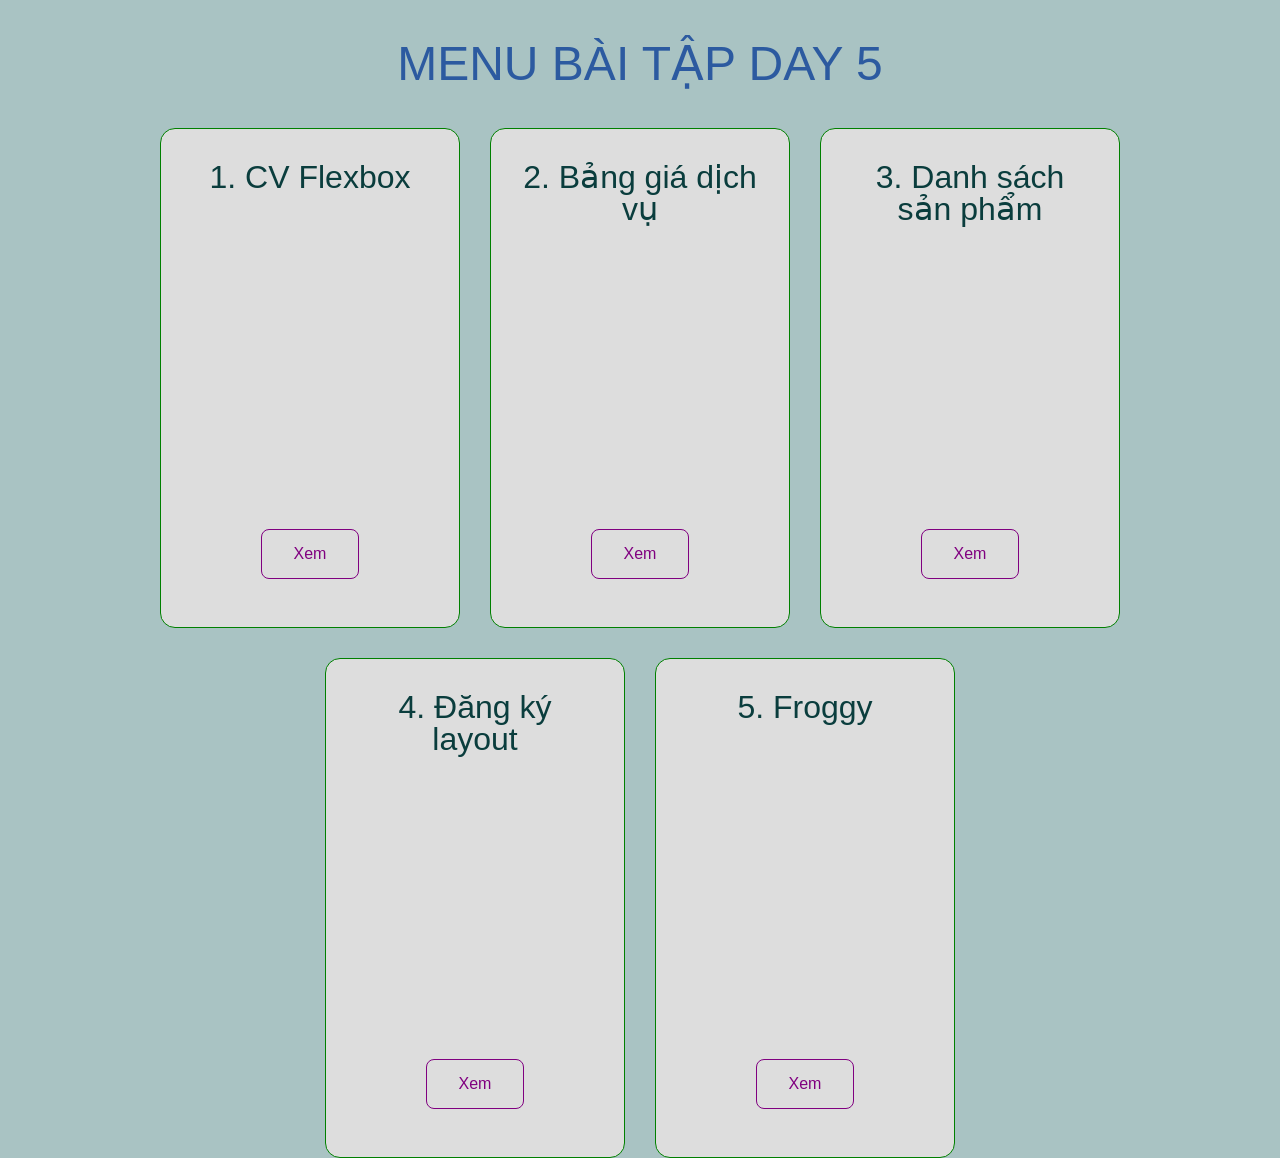
<file: index.html>
<!doctype html>
<html lang="vi">
  <head>
    <meta charset="UTF-8" />
    <meta name="viewport" content="width=device-width, initial-scale=1.0" />
    <title>Menu bài tập</title>

    <link rel="stylesheet" href="css/reset.css" />
    <link rel="stylesheet" href="css/style.css" />
  </head>

  <body class="body-index">
    <h1>MENU BÀI TẬP DAY 5</h1>

    <div class="container">
      <div class="card-index">
        <h2>1. CV Flexbox</h2>
        <a href="./cv-flex.html" class="btn">Xem</a>
      </div>

      <div class="card-index">
        <h2>2. Bảng giá dịch vụ</h2>
        <a href="./pricing-flex.html" class="btn">Xem</a>
      </div>

      <div class="card-index">
        <h2>3. Danh sách sản phẩm</h2>
        <a href="./product-list.html" class="btn">Xem</a>
      </div>

      <div class="card-index">
        <h2>4. Đăng ký layout</h2>
        <a href="./register-layout.html" class="btn">Xem</a>
      </div>

      <div class="card-index">
        <h2>5. Froggy</h2>
        <a href="./froggy.html" class="btn">Xem</a>
      </div>
    </div>
  </body>
</html>
</file>
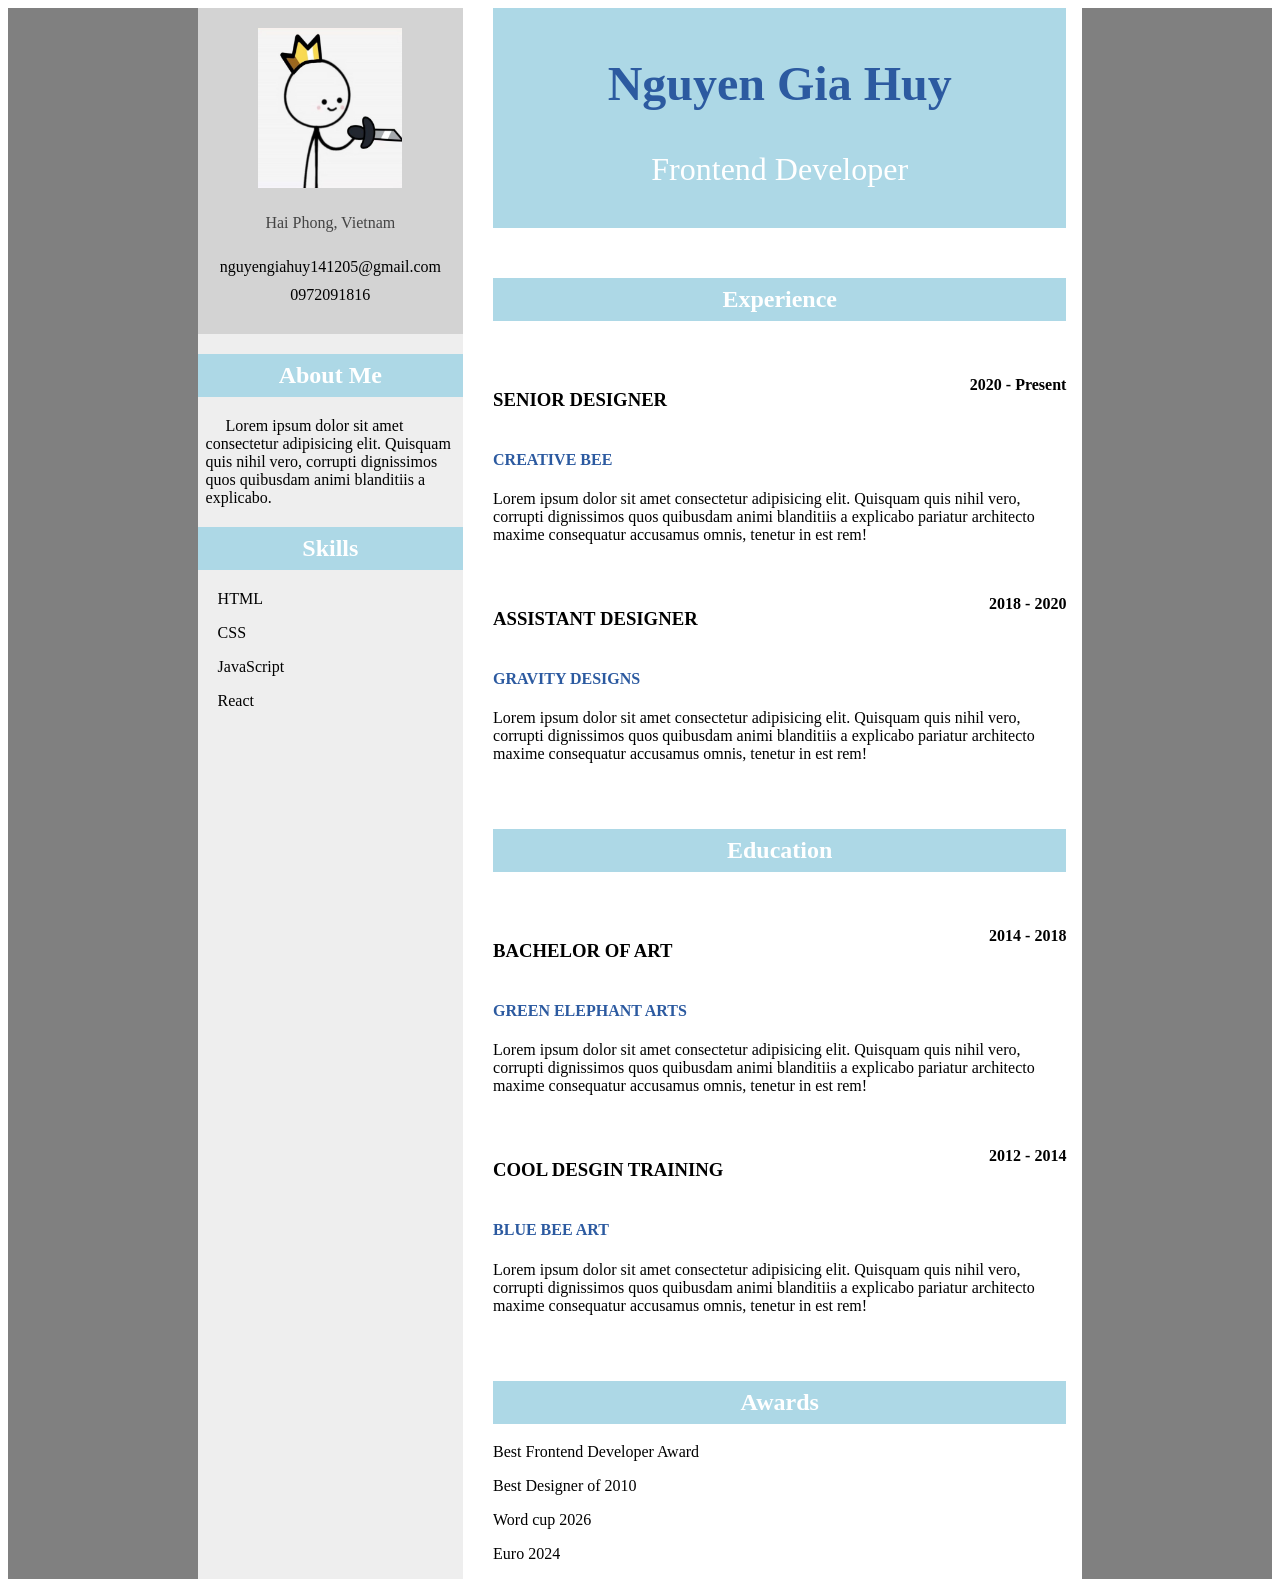
<file: cv-flex.html>
<!doctype html>
<html lang="en">
  <head>
    <meta charset="UTF-8" />
    <meta name="viewport" content="width=device-width, initial-scale=1.0" />
    <title>CV</title>
    <link rel="stylesheet" href="css/style.css" />
  </head>
  <body>
    <div class="cv-body">
      <div class="cv-container">
        <div class="cv-side-bar">
          <div class="cv-infor">
            <img src="img/avatar3.jpg" alt="Ảnh đại diện" />

            <p>Hai Phong, Vietnam</p>
            <a href="mailto:nguyengiahuy141205@gmail.com"
              >nguyengiahuy141205@gmail.com</a
            >
            <a href="tel:0972091816">0972091816</a>
          </div>

          <div class="cv-about-me">
            <h2 class="bg">About Me</h2>
            <p>
              Lorem ipsum dolor sit amet consectetur adipisicing elit. Quisquam
              quis nihil vero, corrupti dignissimos quos quibusdam animi
              blanditiis a explicabo.
            </p>
          </div>

          <div class="cv-skills">
            <h2 class="bg">Skills</h2>
            <p>HTML</p>
            <p>CSS</p>
            <p>JavaScript</p>
            <p>React</p>
          </div>
        </div>
        <div class="cv-content">
          <div class="cv-header">
            <h1>Nguyen Gia Huy</h1>
            <p>Frontend Developer</p>
          </div>

          <div class="cv-experience">
            <h2 class="bg">Experience</h2>

            <div class="time">
              <h3>SENIOR DESIGNER</h3>
              <span>2020 - Present</span>
            </div>
            <h4>CREATIVE BEE</h4>
            <p>
              Lorem ipsum dolor sit amet consectetur adipisicing elit. Quisquam
              quis nihil vero, corrupti dignissimos quos quibusdam animi
              blanditiis a explicabo pariatur architecto maxime consequatur
              accusamus omnis, tenetur in est rem!
            </p>

            <div class="time">
              <h3>ASSISTANT DESIGNER</h3>
              <span>2018 - 2020</span>
            </div>
            <h4>GRAVITY DESIGNS</h4>
            <p>
              Lorem ipsum dolor sit amet consectetur adipisicing elit. Quisquam
              quis nihil vero, corrupti dignissimos quos quibusdam animi
              blanditiis a explicabo pariatur architecto maxime consequatur
              accusamus omnis, tenetur in est rem!
            </p>
          </div>

          <div class="cv-education">
            <h2 class="bg">Education</h2>
            <div class="time">
              <h3>BACHELOR OF ART</h3>
              <span>2014 - 2018</span>
            </div>
            <h4>GREEN ELEPHANT ARTS</h4>
            <p>
              Lorem ipsum dolor sit amet consectetur adipisicing elit. Quisquam
              quis nihil vero, corrupti dignissimos quos quibusdam animi
              blanditiis a explicabo pariatur architecto maxime consequatur
              accusamus omnis, tenetur in est rem!
            </p>

            <div class="time">
              <h3>COOL DESGIN TRAINING</h3>
              <span>2012 - 2014</span>
            </div>
            <h4>BLUE BEE ART</h4>
            <p>
              Lorem ipsum dolor sit amet consectetur adipisicing elit. Quisquam
              quis nihil vero, corrupti dignissimos quos quibusdam animi
              blanditiis a explicabo pariatur architecto maxime consequatur
              accusamus omnis, tenetur in est rem!
            </p>
          </div>

          <div class="cv-awards">
            <h2 class="bg">Awards</h2>
            <p>Best Frontend Developer Award</p>
            <p>Best Designer of 2010</p>
            <p>Word cup 2026</p>
            <p>Euro 2024</p>
          </div>
        </div>
      </div>
    </div>
  </body>
</html>
</file>
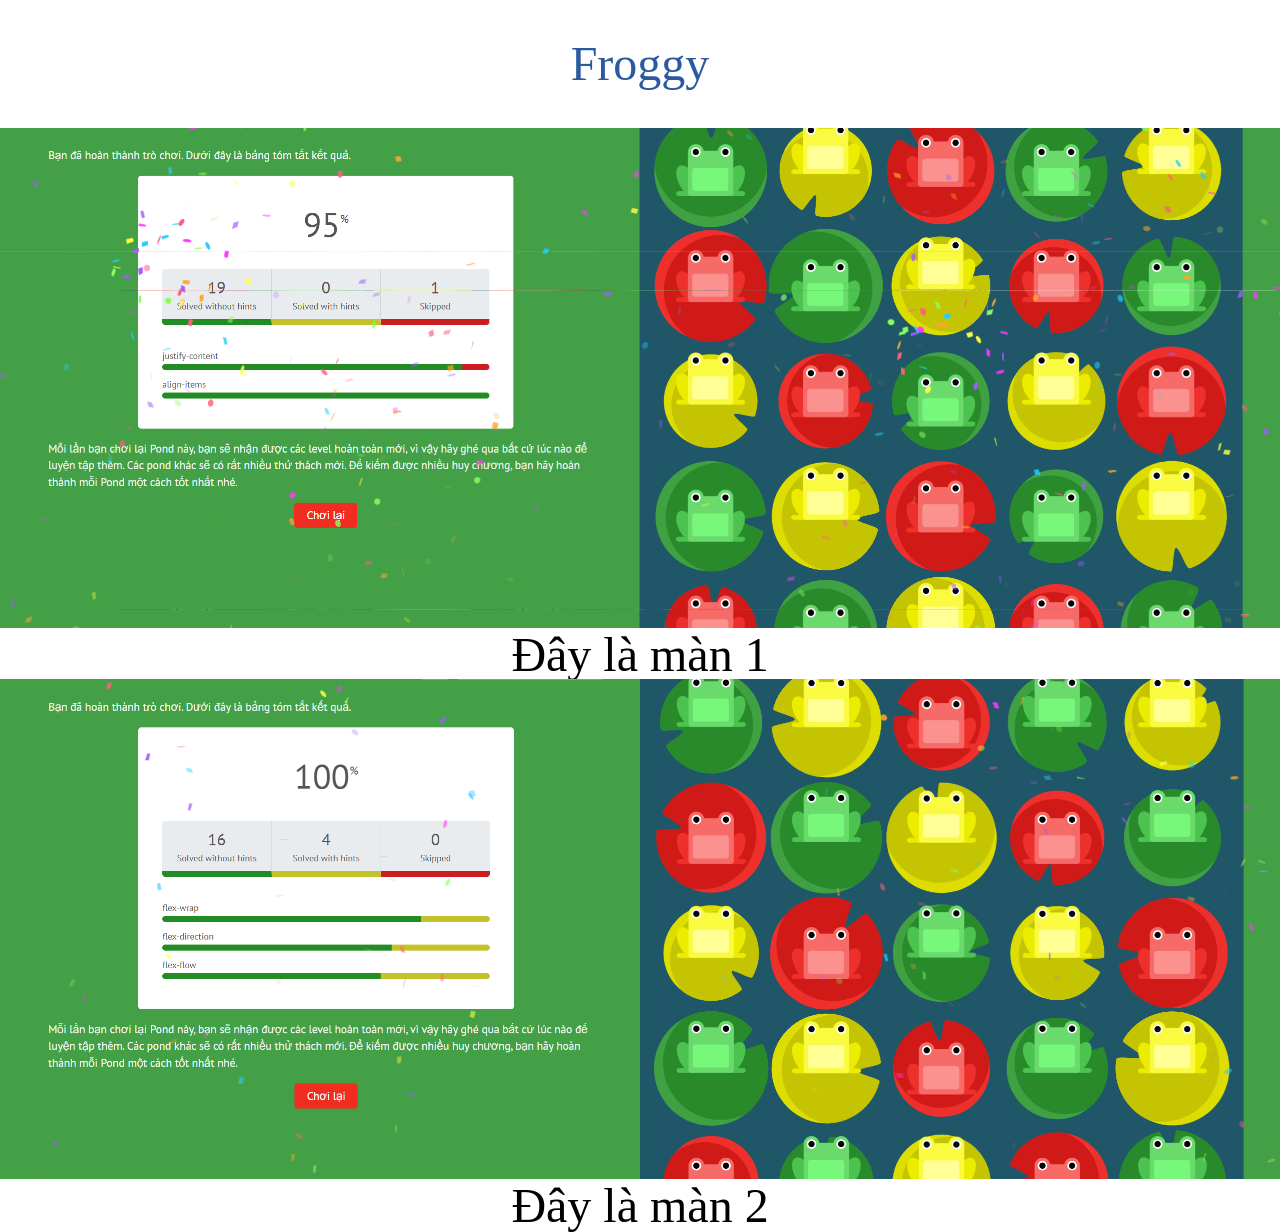
<file: froggy.html>
<!doctype html>
<html lang="en">
  <head>
    <meta charset="UTF-8" />
    <meta name="viewport" content="width=device-width, initial-scale=1.0" />
    <title>Froggy</title>
    <link rel="stylesheet" href="css/reset.css" />
    <link rel="stylesheet" href="css/style.css" />
  </head>
  <body>
    <h1>Froggy</h1>
    <img src="img/froggy1.ext" alt="" class="froggy-img" />
    <p class="froggy">Đây là màn 1</p>

    <img src="img/frogyy2.ext" alt="" class="froggy-img" />
    <p class="froggy">Đây là màn 2</p>
  </body>
</html>
</file>
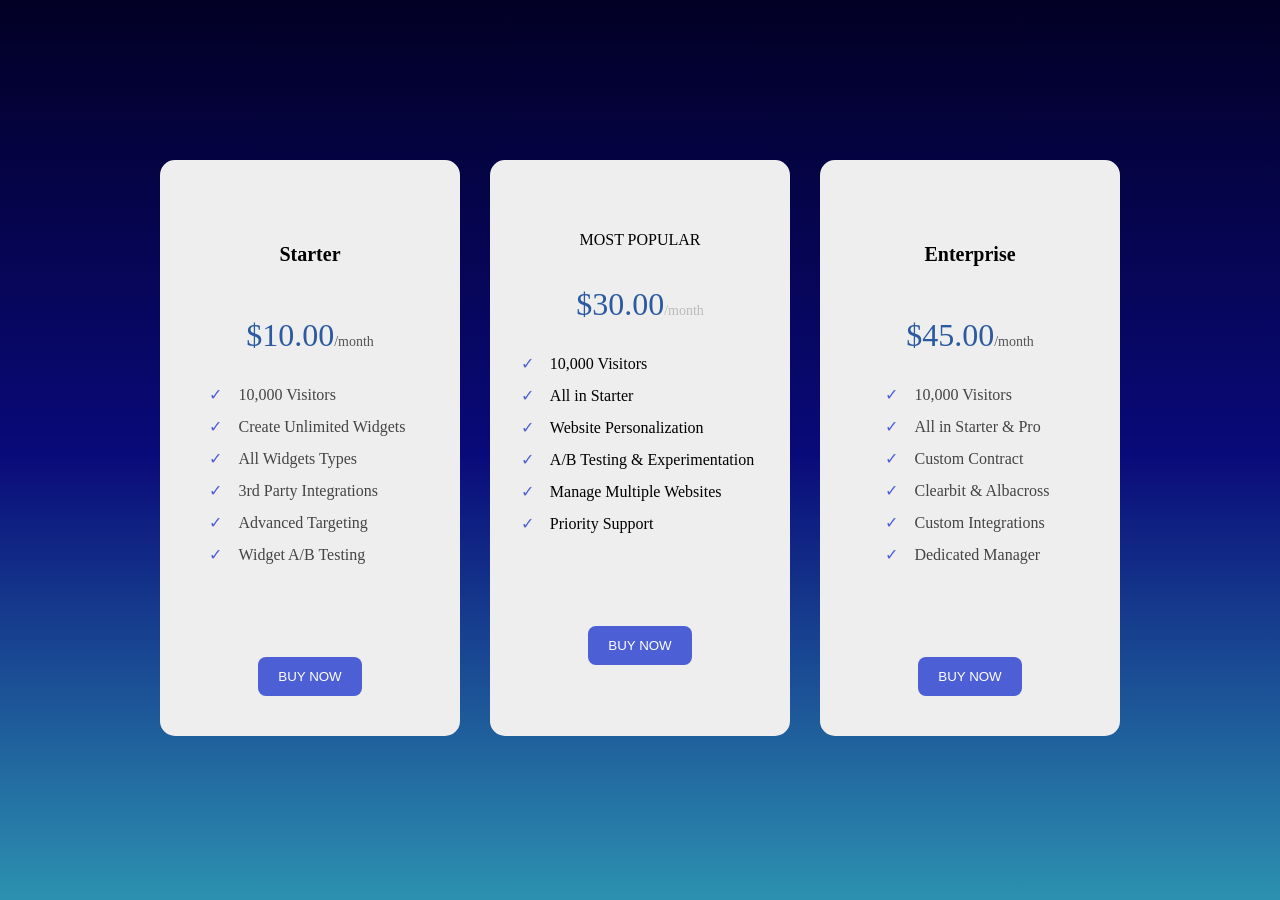
<file: pricing-flex.html>
<!doctype html>
<html lang="en">
  <head>
    <meta charset="UTF-8" />
    <meta name="viewport" content="width=device-width, initial-scale=1.0" />
    <title>Pricing Table</title>
    <link rel="stylesheet" href="css/reset.css" />
    <link rel="stylesheet" href="css/style.css" />
  </head>
  <body class="pricing-page">
    <div class="pricing">
      <!-- Starter -->
      <div class="card">
        <h2>Starter</h2>
        <h1>$10.00<span>/month</span></h1>
        <ul>
          <li>10,000 Visitors</li>
          <li>Create Unlimited Widgets</li>
          <li>All Widgets Types</li>
          <li>3rd Party Integrations</li>
          <li>Advanced Targeting</li>
          <li>Widget A/B Testing</li>
        </ul>
        <button>BUY NOW</button>
      </div>

      <!-- Pro -->
      <div class="card active">
        <div class="top">MOST POPULAR</div>
        <h1>$30.00<span>/month</span></h1>
        <ul>
          <li>10,000 Visitors</li>
          <li>All in Starter</li>
          <li>Website Personalization</li>
          <li>A/B Testing & Experimentation</li>
          <li>Manage Multiple Websites</li>
          <li>Priority Support</li>
        </ul>
        <button>BUY NOW</button>
      </div>

      <!-- Enterprise -->
      <div class="card">
        <h2>Enterprise</h2>
        <h1>$45.00<span>/month</span></h1>
        <ul>
          <li>10,000 Visitors</li>
          <li>All in Starter & Pro</li>
          <li>Custom Contract</li>
          <li>Clearbit & Albacross</li>
          <li>Custom Integrations</li>
          <li>Dedicated Manager</li>
        </ul>
        <button>BUY NOW</button>
      </div>
    </div>
  </body>
</html>
</file>
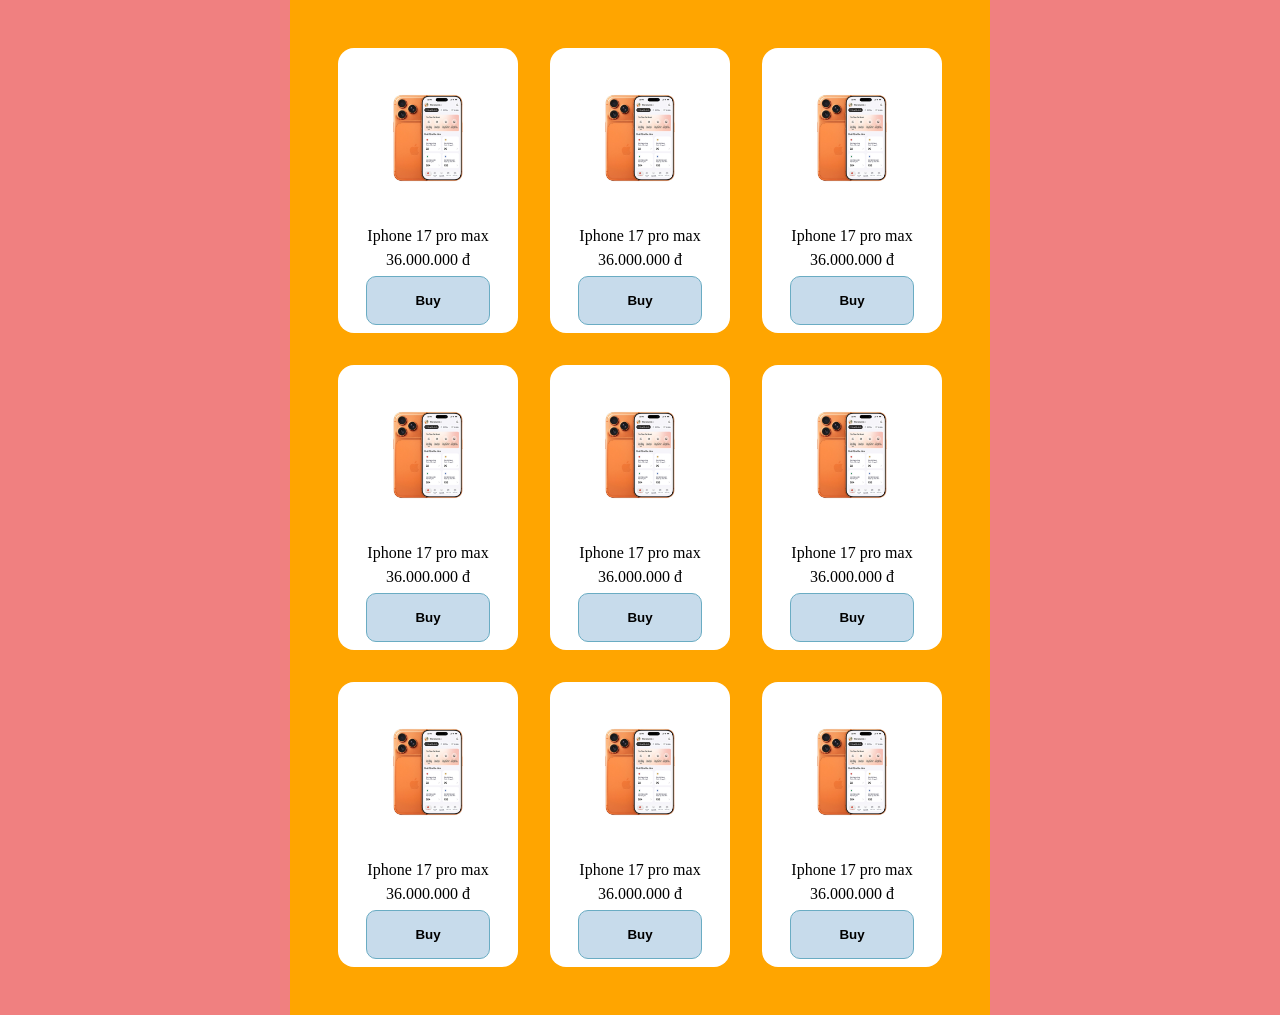
<file: product-list.html>
<!doctype html>
<html lang="en">
  <head>
    <meta charset="UTF-8" />
    <meta name="viewport" content="width=device-width, initial-scale=1.0" />
    <title>Product List</title>
    <link rel="stylesheet" href="css/reset.css" />
    <link rel="stylesheet" href="css/style.css" />
  </head>

  <body>
    <div class="product-wrapper">
      <div class="product-container">
        <div class="product-list">
          <div class="product-card">
            <div class="product-img-box">
              <img src="img/anh.webp" alt="iPhone" class="product-img" />
            </div>
            <h3>Iphone 17 pro max</h3>
            <p>36.000.000 đ</p>
            <button class="buy">Buy</button>
          </div>
          <div class="product-card">
            <div class="product-img-box">
              <img src="img/anh.webp" alt="iPhone" class="product-img" />
            </div>
            <h3>Iphone 17 pro max</h3>
            <p>36.000.000 đ</p>
            <button class="buy">Buy</button>
          </div>

          <div class="product-card">
            <div class="product-img-box">
              <img src="img/anh.webp" alt="iPhone" class="product-img" />
            </div>
            <h3>Iphone 17 pro max</h3>
            <p>36.000.000 đ</p>
            <button class="buy">Buy</button>
          </div>

          <div class="product-card">
            <div class="product-img-box">
              <img src="img/anh.webp" alt="iPhone" class="product-img" />
            </div>
            <h3>Iphone 17 pro max</h3>
            <p>36.000.000 đ</p>
            <button class="buy">Buy</button>
          </div>

          <div class="product-card">
            <div class="product-img-box">
              <img src="img/anh.webp" alt="iPhone" class="product-img" />
            </div>
            <h3>Iphone 17 pro max</h3>
            <p>36.000.000 đ</p>
            <button class="buy">Buy</button>
          </div>

          <div class="product-card">
            <div class="product-img-box">
              <img src="img/anh.webp" alt="iPhone" class="product-img" />
            </div>
            <h3>Iphone 17 pro max</h3>
            <p>36.000.000 đ</p>
            <button class="buy">Buy</button>
          </div>

          <div class="product-card">
            <div class="product-img-box">
              <img src="img/anh.webp" alt="iPhone" class="product-img" />
            </div>
            <h3>Iphone 17 pro max</h3>
            <p>36.000.000 đ</p>
            <button class="buy">Buy</button>
          </div>

          <div class="product-card">
            <div class="product-img-box">
              <img src="img/anh.webp" alt="iPhone" class="product-img" />
            </div>
            <h3>Iphone 17 pro max</h3>
            <p>36.000.000 đ</p>
            <button class="buy">Buy</button>
          </div>

          <div class="product-card">
            <div class="product-img-box">
              <img src="img/anh.webp" alt="iPhone" class="product-img" />
            </div>
            <h3>Iphone 17 pro max</h3>
            <p>36.000.000 đ</p>
            <button class="buy">Buy</button>
          </div>
        </div>
      </div>
    </div>
  </body>
</html>
</file>
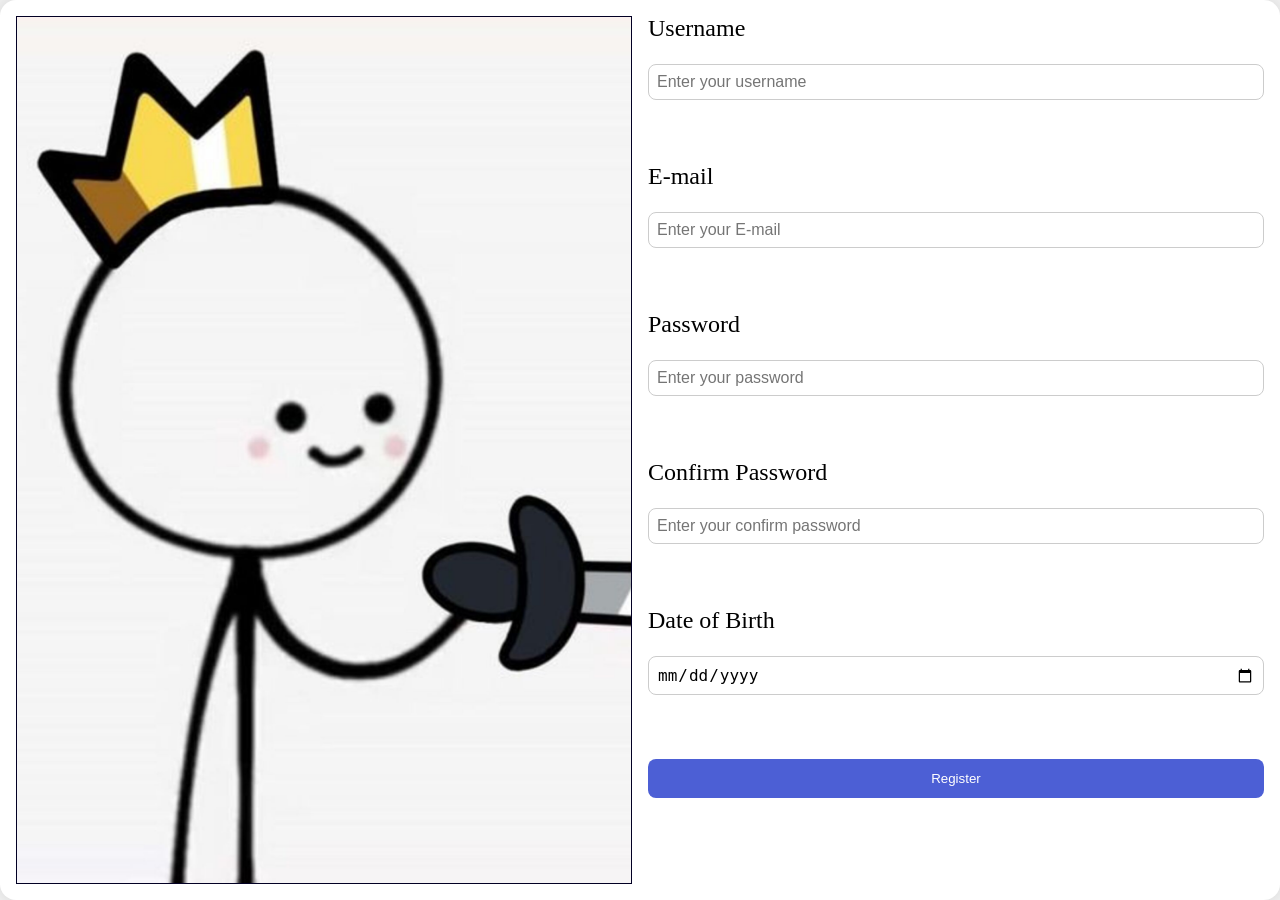
<file: register-layout.html>
<!doctype html>
<html lang="en">
  <head>
    <meta charset="UTF-8" />
    <meta name="viewport" content="width=device-width, initial-scale=1.0" />
    <title>Register layout</title>
    <link rel="stylesheet" href="css/reset.css" />
    <link rel="stylesheet" href="css/style.css" />
  </head>
  <body>
    <div class="register-wraper">
      <div class="register-content">
        <div class="register-img-box">
          <img src="img/avatar3.jpg" alt="Ảnh" class="register-img" />
        </div>

        <div class="register-form">
          <label for="username">
            <span>Username</span>
            <input
              type="text"
              id="username"
              placeholder="Enter your username"
            />
          </label>

          <label for="email">
            <span>E-mail</span>
            <input type="email" id="email" placeholder="Enter your E-mail" />
          </label>

          <label for="password">
            <span>Password</span>
            <input
              type="password"
              id="password"
              placeholder="Enter your password"
            />
          </label>

          <label for="confirm-password">
            <span>Confirm Password</span>
            <input
              type="password"
              id="confirm-password"
              placeholder="Enter your confirm password"
            />
          </label>

          <label for="date">
            <span>Date of Birth</span>
            <input type="date" id="date" />
          </label>

          <button class="register-btn">Register</button>
        </div>
      </div>
    </div>
  </body>
</html>
</file>
<file: css/style.css>
* {
  box-sizing: border-box;
}
html {
  font-size: 16px;
}
body {
  font-family: "Times New Roman", Times, serif;
}

/* ----------CV-FLEX---------- */
.cv-body {
  display: flex;
  justify-content: center;
  align-items: center;
  background: gray;
  justify-content: center;
  align-items: center;
}
.cv-container {
  display: flex;
  gap: 1.875rem; /* 30px */
  flex-direction: row;
  background: white;
  width: 70%;
}
.cv-infor img {
  width: 9rem;
  height: 10rem;
  display: flex;
  margin: 0 auto;
}
.cv-content {
  display: flex;
  gap: 1.875rem; /* 30px */
  /* background: gray; */
  flex-direction: column;
  padding-right: 1rem;
  flex-grow: 1;
}
.cv-side-bar {
  /* background: gray; */
  padding: 0 2.5rem 2.5rem2.5rem; /* 40px */
  width: 20.25rem; /* 260px */
  background: #eee;
  flex: 0 0 30%;
}
.cv-container .bg {
  background: lightblue;
  padding: 0.5rem; /* 8px */
  color: white;
  text-align: center;
}
.cv-container h3 {
  margin-top: 3rem; /* 48px */
}
.cv-container h4 {
  color: #2c5aa0;
}
.cv-infor {
  background: lightgray;
  padding: 1.25rem; /* 20px */
}
.cv-infor p {
  margin: 0.625rem 0; /* 10px */
  color: #444;
  text-align: center;
  padding: 1rem;
}
.cv-header {
  background: lightblue;
  padding: 0.5rem; /* 8px */
  color: white;
  text-align: center;
}
.cv-header p {
  font-size: 2rem; /* 32px */
}
.cv-skills p {
  padding-left: 1.25rem; /* 20px */
}
.time {
  display: flex;
  justify-content: space-between;
  align-items: center;
  font-weight: 700;
}
.cv-about-me p {
  text-indent: 1.25rem; /* 20px */
  padding-left: 0.5rem;
}
.cv-infor a {
  color: black;
  text-decoration: none;
  display: flex;
  justify-content: center;
  margin: 0.625rem 0; /* 10px */
}
/* ----------PRICING FLEX---------- */

.pricing-page {
  background: linear-gradient(#020024, #090979, #2c91b0);
  height: 100vh;
}
.pricing {
  display: flex;
  gap: 1.875rem; /* 30px */
  justify-content: space-evenly;
  align-items: stretch;
  padding: 10rem; /* 40px */
}

.pricing .card {
  display: flex;
  flex-direction: column;
  justify-content: center;
  align-items: center;
  background: #eee;
  padding: 2.5rem 1.875rem; /* 40px 30px */
  border-radius: 0.9375rem; /* 15px */

  transition: transform 0.3s ease;
  position: relative;
  flex: 1;
  max-width: 18.75rem; /* 300px */
}

.card h2 {
  margin-bottom: 0.9375rem; /* 15px */
  padding-top: 2.75rem; /* 60px */
  font-size: 1.25rem; /* 20px */
  font-weight: 700;
}

.card h1 {
  margin-bottom: 1.25rem; /* 20px */
  font-size: 2rem; /* 32px */
}

.card h1 span {
  font-size: 0.875rem; /* 14px */
  color: #555;
  padding-bottom: 1rem; /* 16px */
}

.card ul {
  list-style: none;
  margin-bottom: 1.875rem; /* 30px */
}

.card ul li {
  margin: 0.625rem 0; /* 10px */
  color: #444;
  text-align: left;
  padding-left: 1.5rem; /* 24px */
  position: relative;
  margin: 1rem 0; /* 16px */
}

.card ul li::before {
  content: "✓";
  color: #4c5fd5;
  position: absolute;
  left: -1.5625rem; /* -25px */
  top: 0;
  padding-left: 1.25rem; /* 20px */
}

.card button {
  padding: 0.75rem 1.25rem; /* 12px 20px */
  border: none;
  border-radius: 0.5rem; /* 8px */
  background: #4c5fd5;
  color: white;
  cursor: pointer; /* Có thể nhấp */
  margin-top: 3rem; /* 48px */
}

/* Card nổi bật */
/* .pricing .card:nth-child(2) {
  background: #141a36;
  color: white;
  transform: scale(1.05);
} */

.card.active ul li {
  color: black;
}

.card.active h1 span {
  color: #bbb;
}
.pricing .card:hover {
  transform: scale(1.02);
  box-shadow: 0.5rem 0.5rem 1rem 0.5rem rgba(40, 50, 100, 0.5);
}

/* Top Badge */
/* .top {
  position: absolute;
  top: -0.9375rem; 
  left: 0;
  width: 100%;
  background: #4c5fd5;
  color: white;
  padding: 0.625rem; 
  border-radius: 0.9375rem 0.9375rem 0 0; 
  font-size: 0.875rem; 
} */

/* -------------------INDEX------------------- */
.body-index {
  background: #a9c3c3;
  font-family: Arial, sans-serif;
}

h1 {
  text-align: center;
  margin: 40px 0;
  color: #2c5aa0;
  font-size: 3rem;
}

.container {
  display: flex;
  justify-content: center;
  gap: 30px;
  flex-wrap: wrap; /* responsive */
}

.card-index {
  width: 300px;
  height: 500px;
  background: #ddd;
  border-radius: 15px;
  border: 1px solid green;

  display: flex;
  flex-direction: column;
  justify-content: space-between;
  align-items: center;
}

.card-index h2 {
  font-size: 2rem;
  padding: 2rem;
  text-align: center;
  color: #0a3d3d;
}

.card-index .btn {
  margin-bottom: 3rem;
  padding: 1rem 2rem;
  border: 1px solid purple;
  border-radius: 8px;
  text-decoration: none;
  color: purple;
}
.card-index .btn:hover {
  background-color: purple;
  color: white;
  transition: all 0.2s ease;
}
.card-index .btn:active {
  transform: scale(0.95);
}
.card-index:hover {
  box-shadow: 0.5rem 0.5rem 1rem 0.5rem rgba(40, 50, 100, 0.5);
  transform: scale(1.05);
  transition: all 0.3s ease;
}
/* -------------------Product List------------------- */
.product-wrapper {
  display: flex;
  min-height: 100vh;
  background: lightcoral;
}
.product-container {
  max-width: 700px;
  margin: 0 auto;
  padding: 3rem;
  min-height: 100vh;
  display: flex;
  flex-direction: column;
  gap: 2rem;
  background: orange;
}

.product-list {
  display: flex;
  gap: 2rem;
  flex-wrap: wrap;
}

.product-card {
  display: flex;
  flex-direction: column;
  flex: 1 1 calc(33.33% - 4rem);
  padding: 0.5rem;
  gap: 0.5rem;
  border-radius: 1rem;
  background: #fff;
  align-items: center;
  min-width: 150px;
  transition: all 0.3s ease;
}

.product-card:hover {
  box-shadow: 0 10px 20px rgba(0, 0, 0, 0.8);
  transform: scale(1.03) translateY(-10px);
  transition: all 0.3s ease;
}
.product-img-box {
  width: 100%;
  aspect-ratio: 1 / 1;
}
.product-img {
  width: 100%;
  height: 100%;
  object-fit: contain;
}

.buy {
  padding: 1rem 3rem;
  border-radius: 10px;
  border: 1px solid #6aacc3;
  background: rgb(199, 219, 235);
  cursor: pointer;
  font-weight: 700;
}

.buy:hover {
  background-color: #f4f4f4;
}

/* ------------REGISTER------------- */
.register-wraper {
  display: flex;
  justify-content: center;
  align-items: center;
  min-height: 100vh;
  background: #f0f0f0;
}

.register-content {
  display: flex;
  gap: 1rem;
  background: white;
  padding: 1rem;
  border-radius: 1rem;
  box-shadow: 0 0 1rem rgba(0, 0, 0, 0.1);
  height: 900px;
  width: 1500px;
}

.register-form {
  display: flex;
  flex-direction: column;
  gap: 4rem;
  flex: 1;
  font-size: 1.5rem;
}

.register-form label {
  display: flex;
  flex-direction: column;
  gap: 0.5rem;
}

.register-form input {
  padding: 0.5rem;
  border: 1px solid #ccc;
  border-radius: 0.5rem;
  margin-top: 1rem;
  font-size: 1rem;
}

.register-btn {
  padding: 0.75rem 1.25rem;
  border: none;
  border-radius: 0.5rem;
  background: #4c5fd5;
  color: white;
  cursor: pointer;
}

.register-img-box {
  width: 300px;
  height: 100%;
  flex: 1;
}

.register-img {
  width: 100%;
  height: 100%;
  object-fit: cover;
  border: 1px solid #020024;
}

.froggy-img {
  width: 100%;
  height: 500px;
  object-fit: cover;
}
.froggy {
  text-align: center;
  font-size: 3rem;
}
</file>
